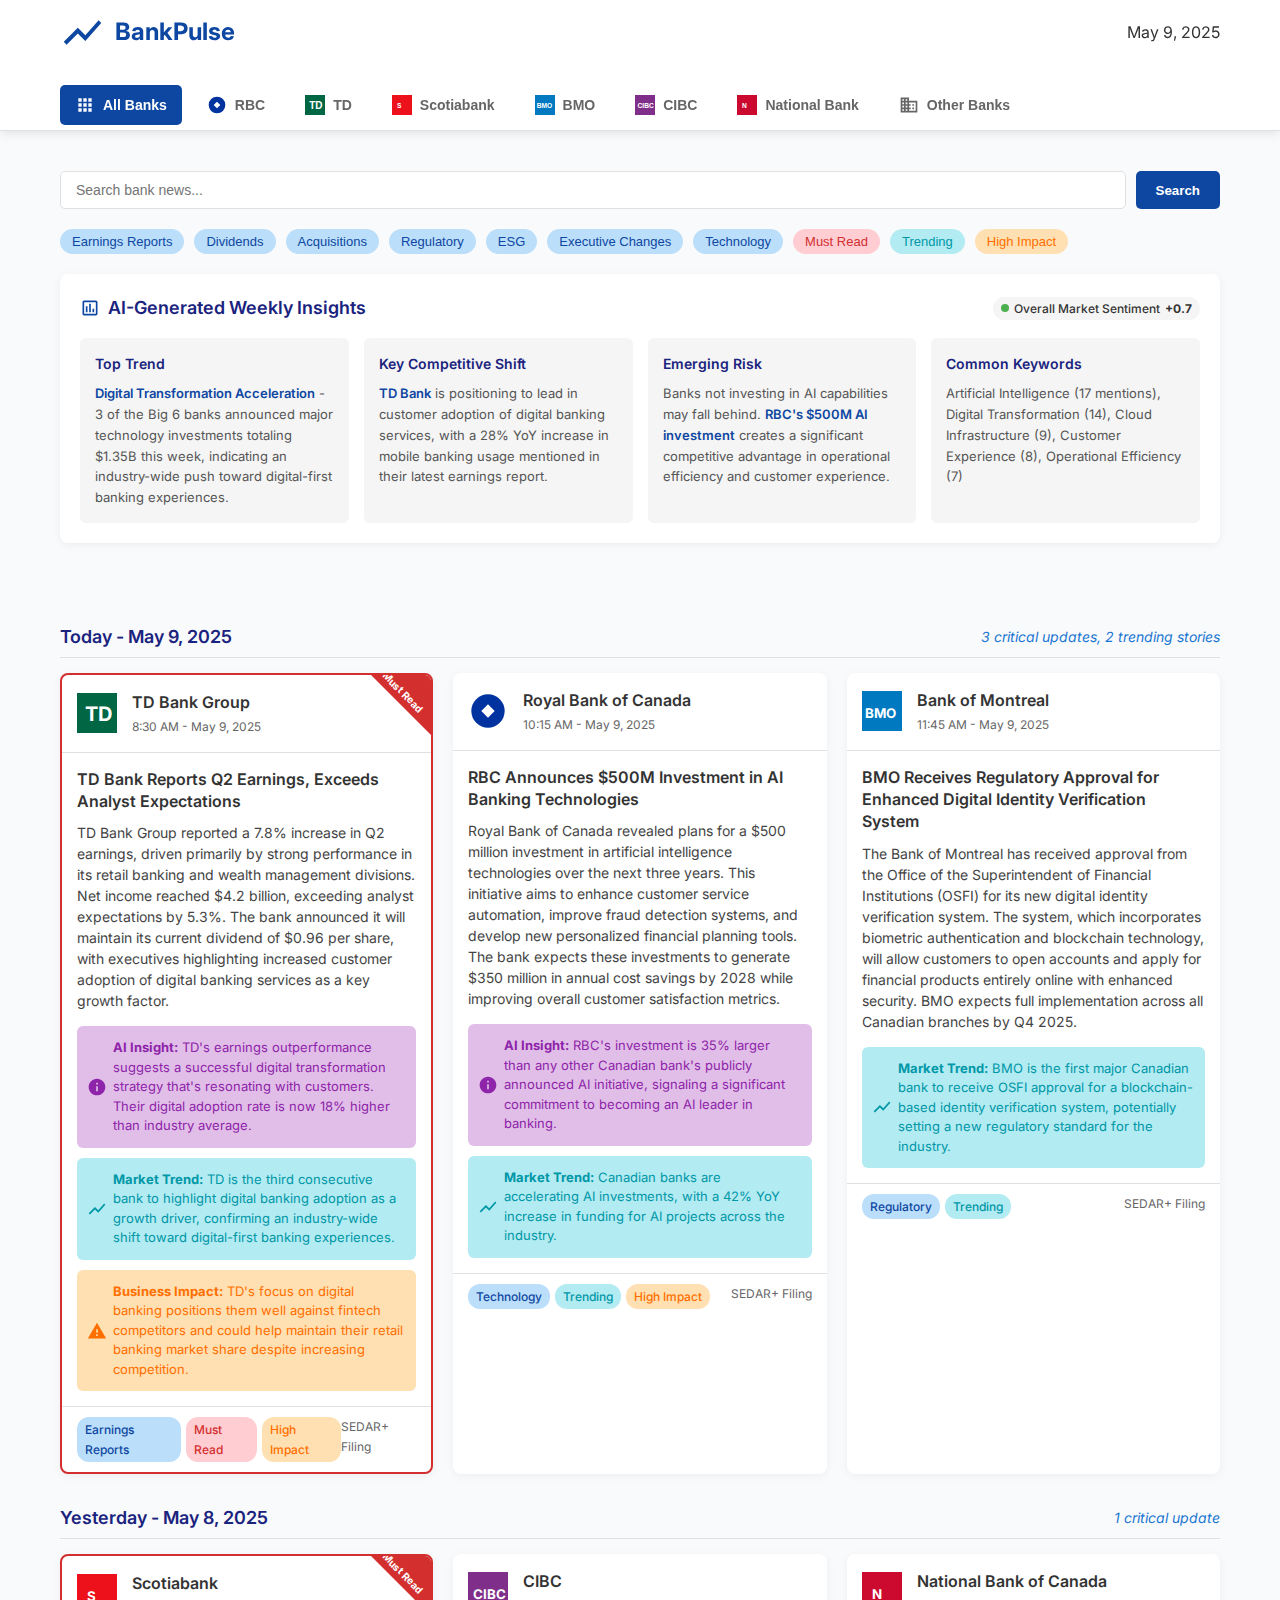
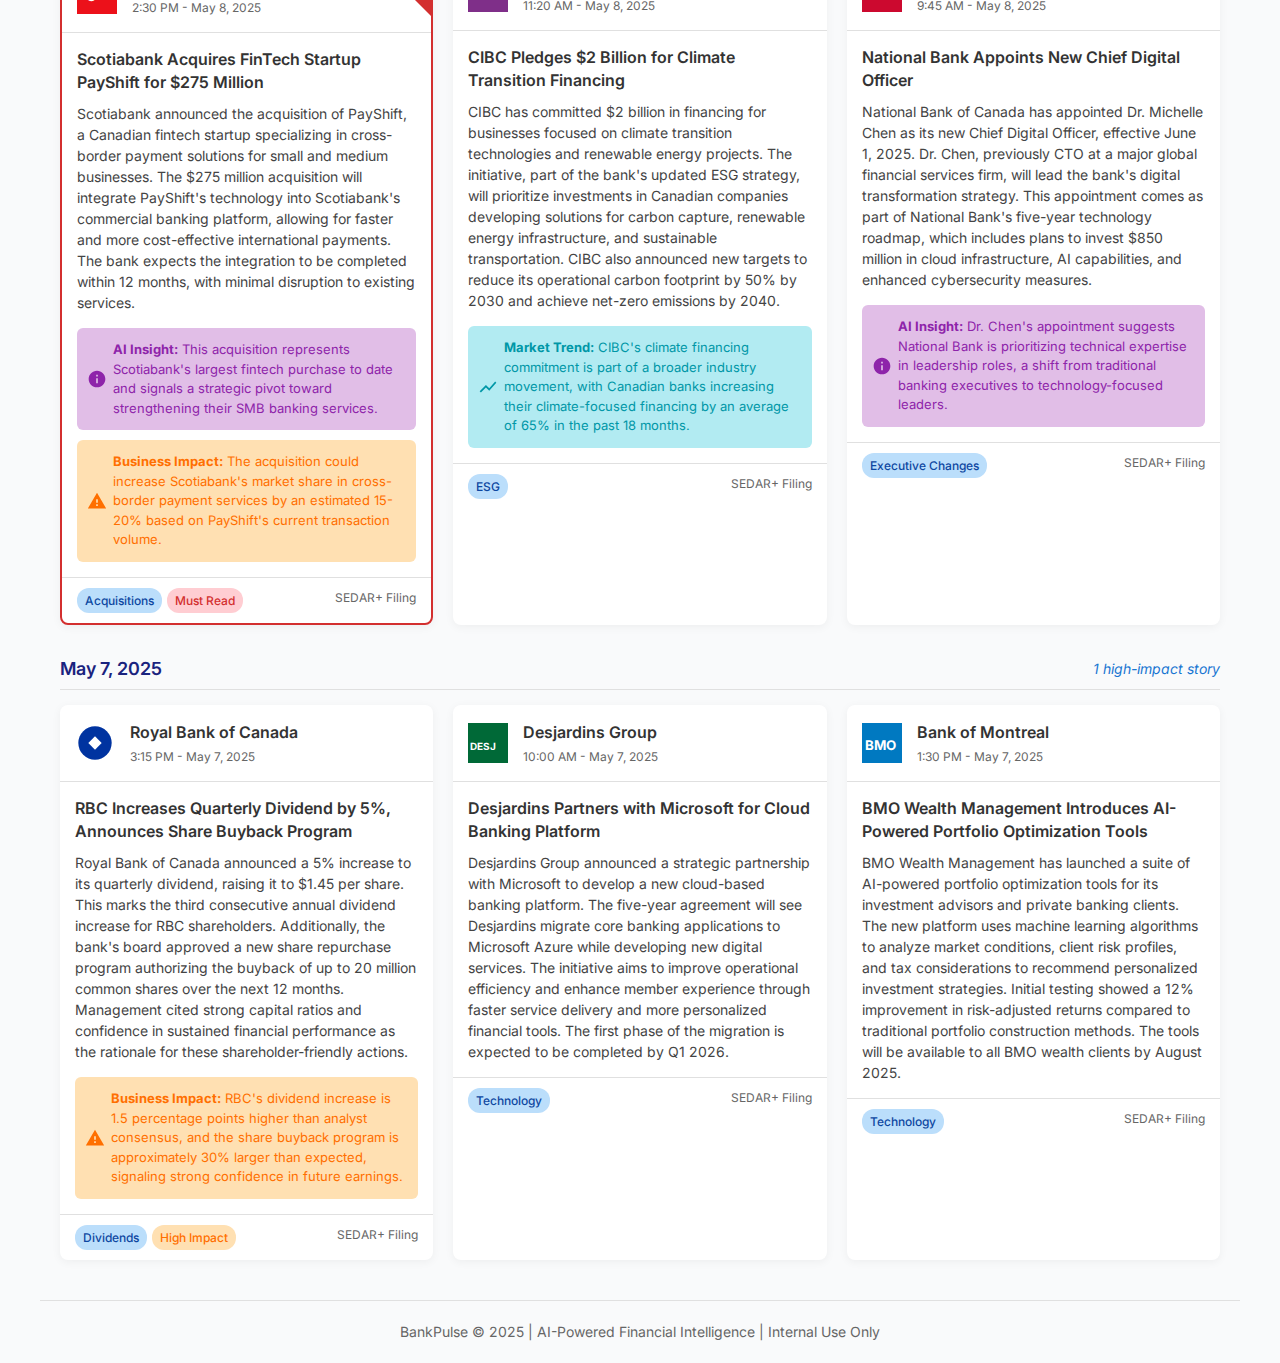
<file: standalone-enhanced.html>
<!DOCTYPE html>
<html lang="en">
<head>
  <meta charset="UTF-8">
  <meta name="viewport" content="width=device-width, initial-scale=1.0">
  <title>BankPulse - Financial Institution Intelligence Platform</title>
  <link rel="stylesheet" href="https://fonts.googleapis.com/css2?family=Inter:wght@400;500;600;700&display=swap">
  <style>
/* Main styles for BankPulse */
:root {
  --primary-color: #0d47a1;
  --secondary-color: #1976d2;
  --light-color: #bbdefb;
  --dark-color: #1a237e;
  --bg-color: #f9fafb;
  --text-color: #333;
  --border-color: #e0e0e0;
  --success-color: #4caf50;
  --warning-color: #ff9800;
  --danger-color: #f44336;
  --ai-insight-color: #8e24aa;
  --ai-insight-light: #e1bee7;
  --must-read-color: #d32f2f;
  --must-read-light: #ffcdd2;
  --trend-color: #0097a7;
  --trend-light: #b2ebf2;
  --impact-color: #ff6f00;
  --impact-light: #ffe0b2;
}

* {
  margin: 0;
  padding: 0;
  box-sizing: border-box;
}

body {
  font-family: 'Inter', -apple-system, BlinkMacSystemFont, 'Segoe UI', Roboto, Oxygen, Ubuntu, Cantarell, 'Open Sans', 'Helvetica Neue', sans-serif;
  background-color: var(--bg-color);
  color: var(--text-color);
  line-height: 1.6;
}

.container {
  max-width: 1200px;
  margin: 0 auto;
  padding: 20px;
}

header {
  background-color: white;
  box-shadow: 0 2px 10px rgba(0, 0, 0, 0.1);
  position: sticky;
  top: 0;
  z-index: 100;
}

.header-content {
  display: flex;
  justify-content: space-between;
  align-items: center;
  padding: 10px 20px;
}

.logo {
  display: flex;
  align-items: center;
  gap: 10px;
}

.logo img, .logo svg {
  height: 45px;
  width: auto;
}

.logo h1 {
  font-size: 24px;
  font-weight: 700;
  color: var(--primary-color);
}

nav {
  background-color: white;
  border-bottom: 1px solid var(--border-color);
  padding: 0 20px;
}

.tab-nav {
  display: flex;
  list-style: none;
  gap: 10px;
  overflow-x: auto;
  padding-bottom: 5px;
}

.tab-nav li {
  display: flex;
}

.tab-nav button {
  display: flex;
  align-items: center;
  gap: 8px;
  padding: 10px 15px;
  background: none;
  border: none;
  border-radius: 5px;
  font-size: 14px;
  font-weight: 600;
  cursor: pointer;
  color: #666;
  transition: all 0.2s ease;
  white-space: nowrap;
}

.tab-nav button:hover {
  background-color: var(--light-color);
  color: var(--primary-color);
}

.tab-nav button.active {
  background-color: var(--primary-color);
  color: white;
}

.tab-nav button img, .tab-nav button svg {
  width: 20px;
  height: 20px;
  object-fit: contain;
}

.content {
  padding: 20px 0;
}

.date-header {
  margin: 30px 0 15px;
  padding-bottom: 5px;
  border-bottom: 1px solid var(--border-color);
  font-size: 18px;
  font-weight: 600;
  color: var(--dark-color);
  display: flex;
  justify-content: space-between;
  align-items: center;
}

.date-header-summary {
  font-size: 14px;
  font-weight: normal;
  color: var(--secondary-color);
  font-style: italic;
}

.news-grid {
  display: grid;
  grid-template-columns: repeat(auto-fill, minmax(350px, 1fr));
  gap: 20px;
}

.news-tile {
  background: white;
  border-radius: 8px;
  overflow: hidden;
  box-shadow: 0 2px 10px rgba(0, 0, 0, 0.05);
  transition: transform 0.2s ease, box-shadow 0.2s ease;
  position: relative;
}

.news-tile:hover {
  transform: translateY(-5px);
  box-shadow: 0 10px 20px rgba(0, 0, 0, 0.1);
}

.news-tile.must-read {
  border: 2px solid var(--must-read-color);
}

.news-tile.must-read::before {
  content: "";
  position: absolute;
  top: 0;
  right: 0;
  width: 0;
  height: 0;
  border-top: 60px solid var(--must-read-color);
  border-left: 60px solid transparent;
  z-index: 2;
}

.news-tile.must-read::after {
  content: "Must Read";
  position: absolute;
  top: 9px;
  right: 2px;
  color: white;
  font-size: 10px;
  font-weight: bold;
  transform: rotate(45deg);
  z-index: 3;
}

.tile-header {
  display: flex;
  align-items: center;
  gap: 15px;
  padding: 15px;
  border-bottom: 1px solid var(--border-color);
}

.tile-header img, .tile-header svg {
  width: 40px;
  height: 40px;
  object-fit: contain;
}

.tile-header-text {
  flex: 1;
}

.tile-bank {
  font-weight: 600;
  font-size: 16px;
  margin-bottom: 2px;
}

.tile-date {
  font-size: 12px;
  color: #666;
}

.tile-content {
  padding: 15px;
}

.tile-title {
  font-weight: 600;
  font-size: 16px;
  margin-bottom: 10px;
  line-height: 1.4;
}

.tile-summary {
  font-size: 14px;
  color: #444;
  line-height: 1.5;
}

.tile-ai-elements {
  margin-top: 15px;
  display: flex;
  flex-direction: column;
  gap: 10px;
}

.ai-insight, .ai-trend, .ai-impact {
  padding: 12px;
  border-radius: 6px;
  font-size: 13px;
  line-height: 1.5;
  position: relative;
  padding-left: 36px;
}

.ai-insight {
  background-color: var(--ai-insight-light);
  color: var(--ai-insight-color);
}

.ai-trend {
  background-color: var(--trend-light);
  color: var(--trend-color);
}

.ai-impact {
  background-color: var(--impact-light);
  color: var(--impact-color);
}

.ai-insight::before, .ai-trend::before, .ai-impact::before {
  content: "";
  position: absolute;
  left: 10px;
  top: 50%;
  transform: translateY(-50%);
  width: 20px;
  height: 20px;
  background-size: contain;
  background-repeat: no-repeat;
}

.ai-insight::before {
  background-image: url("data:image/svg+xml,%3Csvg xmlns='http://www.w3.org/2000/svg' viewBox='0 0 24 24' fill='%238e24aa'%3E%3Cpath d='M12 2C6.48 2 2 6.48 2 12s4.48 10 10 10 10-4.48 10-10S17.52 2 12 2zm1 15h-2v-6h2v6zm0-8h-2V7h2v2z'/%3E%3C/svg%3E");
}

.ai-trend::before {
  background-image: url("data:image/svg+xml,%3Csvg xmlns='http://www.w3.org/2000/svg' viewBox='0 0 24 24' fill='%230097a7'%3E%3Cpath d='M3.5 18.49l6-6.01 4 4L22 6.92l-1.41-1.41-7.09 7.97-4-4L2 16.99l1.5 1.5z'/%3E%3C/svg%3E");
}

.ai-impact::before {
  background-image: url("data:image/svg+xml,%3Csvg xmlns='http://www.w3.org/2000/svg' viewBox='0 0 24 24' fill='%23ff6f00'%3E%3Cpath d='M1 21h22L12 2 1 21zm12-3h-2v-2h2v2zm0-4h-2v-4h2v4z'/%3E%3C/svg%3E");
}

.tile-footer {
  display: flex;
  justify-content: space-between;
  padding: 10px 15px;
  border-top: 1px solid var(--border-color);
  font-size: 12px;
}

.tile-tags {
  display: flex;
  gap: 5px;
}

.tile-category, .tile-tag {
  padding: 3px 8px;
  border-radius: 12px;
  font-weight: 500;
}

.tile-category {
  background-color: var(--light-color);
  color: var(--primary-color);
}

.tile-tag.must-read {
  background-color: var(--must-read-light);
  color: var(--must-read-color);
}

.tile-tag.trending {
  background-color: var(--trend-light);
  color: var(--trend-color);
}

.tile-tag.high-impact {
  background-color: var(--impact-light);
  color: var(--impact-color);
}

.tile-source {
  color: #666;
}

.search-bar {
  padding: 20px 0;
  display: flex;
  gap: 10px;
}

.search-bar input {
  flex: 1;
  padding: 10px 15px;
  border: 1px solid var(--border-color);
  border-radius: 5px;
  font-size: 14px;
}

.search-bar button {
  background-color: var(--primary-color);
  color: white;
  border: none;
  border-radius: 5px;
  padding: 10px 20px;
  font-weight: 600;
  cursor: pointer;
}

.filters {
  display: flex;
  gap: 10px;
  margin-bottom: 20px;
  flex-wrap: wrap;
}

.filter-chip {
  background-color: var(--light-color);
  color: var(--primary-color);
  border: none;
  border-radius: 20px;
  padding: 5px 12px;
  font-size: 13px;
  font-weight: 500;
  cursor: pointer;
  transition: all 0.2s ease;
}

.filter-chip:hover, .filter-chip.active {
  background-color: var(--primary-color);
  color: white;
}

.filter-chip.must-read {
  background-color: var(--must-read-light);
  color: var(--must-read-color);
}

.filter-chip.must-read.active {
  background-color: var(--must-read-color);
  color: white;
}

.filter-chip.trending {
  background-color: var(--trend-light);
  color: var(--trend-color);
}

.filter-chip.trending.active {
  background-color: var(--trend-color);
  color: white;
}

.filter-chip.high-impact {
  background-color: var(--impact-light);
  color: var(--impact-color);
}

.filter-chip.high-impact.active {
  background-color: var(--impact-color);
  color: white;
}

.sentiment-indicator {
  display: inline-flex;
  align-items: center;
  margin-left: 10px;
  background: #f5f5f5;
  padding: 2px 8px;
  border-radius: 12px;
  font-size: 12px;
  font-weight: 500;
}

.sentiment-indicator::before {
  content: "";
  display: inline-block;
  width: 8px;
  height: 8px;
  border-radius: 50%;
  margin-right: 5px;
}

.sentiment-indicator.positive::before {
  background-color: var(--success-color);
}

.sentiment-indicator.neutral::before {
  background-color: #9e9e9e;
}

.sentiment-indicator.negative::before {
  background-color: var(--danger-color);
}

.sentiment-score {
  display: inline-block;
  margin-left: 5px;
  font-weight: 700;
}

.dashboard-summary {
  background-color: white;
  border-radius: 8px;
  padding: 20px;
  margin-bottom: 30px;
  box-shadow: 0 2px 10px rgba(0, 0, 0, 0.05);
}

.summary-header {
  display: flex;
  justify-content: space-between;
  align-items: center;
  margin-bottom: 15px;
}

.summary-title {
  font-size: 18px;
  font-weight: 600;
  color: var(--dark-color);
  display: flex;
  align-items: center;
  gap: 8px;
}

.summary-title svg {
  width: 20px;
  height: 20px;
}

.summary-content {
  display: grid;
  grid-template-columns: repeat(auto-fill, minmax(250px, 1fr));
  gap: 15px;
}

.summary-card {
  background-color: #f5f5f5;
  border-radius: 6px;
  padding: 15px;
  display: flex;
  flex-direction: column;
  gap: 8px;
}

.summary-card-header {
  font-weight: 600;
  font-size: 14px;
  color: var(--dark-color);
}

.summary-card-body {
  font-size: 13px;
  color: #555;
}

.highlight {
  font-weight: 600;
  color: var(--primary-color);
}

footer {
  text-align: center;
  padding: 30px 0;
  margin-top: 40px;
  border-top: 1px solid var(--border-color);
  color: #666;
  font-size: 14px;
}

/* Responsive adjustments */
@media (max-width: 768px) {
  .news-grid {
    grid-template-columns: 1fr;
  }
  
  .header-content {
    flex-direction: column;
    align-items: flex-start;
    gap: 10px;
  }
  
  .summary-content {
    grid-template-columns: 1fr;
  }
}
  </style>
</head>
<body>
  <header>
    <div class="header-content container">
      <div class="logo">
        <svg xmlns="http://www.w3.org/2000/svg" viewBox="0 0 24 24" width="45" height="45" fill="#0d47a1">
          <path d="M0 0h24v24H0z" fill="none"/>
          <path d="M3.5 18.49l6-6.01 4 4L22 6.92l-1.41-1.41-7.09 7.97-4-4L2 16.99z"/>
        </svg>
        <h1>BankPulse</h1>
      </div>
      <div class="date">
        <p>May 9, 2025</p>
      </div>
    </div>
    <nav>
      <ul class="tab-nav container">
        <li><button class="active" data-bank="all">
          <svg xmlns="http://www.w3.org/2000/svg" viewBox="0 0 24 24" width="24" height="24" fill="currentColor">
            <path d="M0 0h24v24H0z" fill="none"/>
            <path d="M4 8h4V4H4v4zm6 12h4v-4h-4v4zm-6 0h4v-4H4v4zm0-6h4v-4H4v4zm6 0h4v-4h-4v4zm6-10v4h4V4h-4zm-6 4h4V4h-4v4zm6 6h4v-4h-4v4zm0 6h4v-4h-4v4z"/>
          </svg>
          All Banks
        </button></li>
        <li><button data-bank="rbc">
          <svg xmlns="http://www.w3.org/2000/svg" width="24" height="24" viewBox="0 0 24 24" fill="#0033A0">
            <circle cx="12" cy="12" r="10"/>
            <path d="M8 12L12 8L16 12L12 16L8 12Z" fill="white"/>
          </svg>
          RBC
        </button></li>
        <li><button data-bank="td">
          <svg xmlns="http://www.w3.org/2000/svg" width="24" height="24" viewBox="0 0 24 24">
            <rect width="24" height="24" fill="#006643"/>
            <text x="5" y="17" fill="white" font-weight="bold" font-size="12">TD</text>
          </svg>
          TD
        </button></li>
        <li><button data-bank="scotiabank">
          <svg xmlns="http://www.w3.org/2000/svg" width="24" height="24" viewBox="0 0 24 24" fill="#EC111A">
            <rect width="24" height="24" fill="#EC111A"/>
            <text x="6" y="16" fill="white" font-weight="bold" font-size="8">S</text>
          </svg>
          Scotiabank
        </button></li>
        <li><button data-bank="bmo">
          <svg xmlns="http://www.w3.org/2000/svg" width="24" height="24" viewBox="0 0 24 24">
            <rect width="24" height="24" fill="#0079C1"/>
            <text x="2" y="16" fill="white" font-weight="bold" font-size="8">BMO</text>
          </svg>
          BMO
        </button></li>
        <li><button data-bank="cibc">
          <svg xmlns="http://www.w3.org/2000/svg" width="24" height="24" viewBox="0 0 24 24" fill="#7F2F89">
            <rect width="24" height="24" fill="#7F2F89"/>
            <text x="3" y="16" fill="white" font-weight="bold" font-size="8">CIBC</text>
          </svg>
          CIBC
        </button></li>
        <li><button data-bank="nbc">
          <svg xmlns="http://www.w3.org/2000/svg" width="24" height="24" viewBox="0 0 24 24" fill="#CC092F">
            <rect width="24" height="24" fill="#CC092F"/>
            <text x="6" y="16" fill="white" font-weight="bold" font-size="8">N</text>
          </svg>
          National Bank
        </button></li>
        <li><button data-bank="other">
          <svg xmlns="http://www.w3.org/2000/svg" viewBox="0 0 24 24" width="24" height="24" fill="currentColor">
            <path d="M0 0h24v24H0z" fill="none"/>
            <path d="M12 7V3H2v18h20V7H12zM6 19H4v-2h2v2zm0-4H4v-2h2v2zm0-4H4V9h2v2zm0-4H4V5h2v2zm4 12H8v-2h2v2zm0-4H8v-2h2v2zm0-4H8V9h2v2zm0-4H8V5h2v2zm10 12h-8v-2h2v-2h-2v-2h2v-2h-2V9h8v10zm-2-8h-2v2h2v-2zm0 4h-2v2h2v-2z"/>
          </svg>
          Other Banks
        </button></li>
      </ul>
    </nav>
  </header>

  <main class="container">
    <div class="search-bar">
      <input type="text" id="search-input" placeholder="Search bank news...">
      <button id="search-button">Search</button>
    </div>

    <div class="filters">
      <button class="filter-chip" data-category="earnings">Earnings Reports</button>
      <button class="filter-chip" data-category="dividend">Dividends</button>
      <button class="filter-chip" data-category="acquisition">Acquisitions</button>
      <button class="filter-chip" data-category="regulatory">Regulatory</button>
      <button class="filter-chip" data-category="esg">ESG</button>
      <button class="filter-chip" data-category="executive">Executive Changes</button>
      <button class="filter-chip" data-category="technology">Technology</button>
      <button class="filter-chip must-read" data-tag="must-read">Must Read</button>
      <button class="filter-chip trending" data-tag="trending">Trending</button>
      <button class="filter-chip high-impact" data-tag="high-impact">High Impact</button>
    </div>

    <div class="dashboard-summary">
      <div class="summary-header">
        <div class="summary-title">
          <svg xmlns="http://www.w3.org/2000/svg" viewBox="0 0 24 24" fill="#0d47a1">
            <path d="M0 0h24v24H0z" fill="none"/>
            <path d="M19 3H5c-1.1 0-2 .9-2 2v14c0 1.1.9 2 2 2h14c1.1 0 2-.9 2-2V5c0-1.1-.9-2-2-2zm0 16H5V5h14v14z"/>
            <path d="M7 10h2v7H7zm4-3h2v10h-2zm4 6h2v4h-2z"/>
          </svg>
          AI-Generated Weekly Insights
        </div>
        <div class="sentiment-indicator positive">
          Overall Market Sentiment <span class="sentiment-score">+0.7</span>
        </div>
      </div>
      <div class="summary-content">
        <div class="summary-card">
          <div class="summary-card-header">Top Trend</div>
          <div class="summary-card-body">
            <span class="highlight">Digital Transformation Acceleration</span> - 3 of the Big 6 banks announced major technology investments totaling $1.35B this week, indicating an industry-wide push toward digital-first banking experiences.
          </div>
        </div>
        <div class="summary-card">
          <div class="summary-card-header">Key Competitive Shift</div>
          <div class="summary-card-body">
            <span class="highlight">TD Bank</span> is positioning to lead in customer adoption of digital banking services, with a 28% YoY increase in mobile banking usage mentioned in their latest earnings report.
          </div>
        </div>
        <div class="summary-card">
          <div class="summary-card-header">Emerging Risk</div>
          <div class="summary-card-body">
            Banks not investing in AI capabilities may fall behind. <span class="highlight">RBC's $500M AI investment</span> creates a significant competitive advantage in operational efficiency and customer experience.
          </div>
        </div>
        <div class="summary-card">
          <div class="summary-card-header">Common Keywords</div>
          <div class="summary-card-body">
            Artificial Intelligence (17 mentions), Digital Transformation (14), Cloud Infrastructure (9), Customer Experience (8), Operational Efficiency (7)
          </div>
        </div>
      </div>
    </div>

    <div class="content">
      <h2 class="date-header">
        Today - May 9, 2025
        <span class="date-header-summary">3 critical updates, 2 trending stories</span>
      </h2>
      <div class="news-grid">
        <div class="news-tile must-read" data-bank="td" data-category="earnings" data-tags="must-read,high-impact">
          <div class="tile-header">
            <svg xmlns="http://www.w3.org/2000/svg" width="40" height="40" viewBox="0 0 24 24">
              <rect width="24" height="24" fill="#006643"/>
              <text x="5" y="17" fill="white" font-weight="bold" font-size="12">TD</text>
            </svg>
            <div class="tile-header-text">
              <div class="tile-bank">TD Bank Group</div>
              <div class="tile-date">8:30 AM - May 9, 2025</div>
            </div>
          </div>
          <div class="tile-content">
            <h3 class="tile-title">TD Bank Reports Q2 Earnings, Exceeds Analyst Expectations</h3>
            <p class="tile-summary">TD Bank Group reported a 7.8% increase in Q2 earnings, driven primarily by strong performance in its retail banking and wealth management divisions. Net income reached $4.2 billion, exceeding analyst expectations by 5.3%. The bank announced it will maintain its current dividend of $0.96 per share, with executives highlighting increased customer adoption of digital banking services as a key growth factor.</p>
            <div class="tile-ai-elements">
              <div class="ai-insight">
                <strong>AI Insight:</strong> TD's earnings outperformance suggests a successful digital transformation strategy that's resonating with customers. Their digital adoption rate is now 18% higher than industry average.
              </div>
              <div class="ai-trend">
                <strong>Market Trend:</strong> TD is the third consecutive bank to highlight digital banking adoption as a growth driver, confirming an industry-wide shift toward digital-first banking experiences.
              </div>
              <div class="ai-impact">
                <strong>Business Impact:</strong> TD's focus on digital banking positions them well against fintech competitors and could help maintain their retail banking market share despite increasing competition.
              </div>
            </div>
          </div>
          <div class="tile-footer">
            <div class="tile-tags">
              <span class="tile-category">Earnings Reports</span>
              <span class="tile-tag must-read">Must Read</span>
              <span class="tile-tag high-impact">High Impact</span>
            </div>
            <span class="tile-source">SEDAR+ Filing</span>
          </div>
        </div>

        <div class="news-tile" data-bank="rbc" data-category="technology" data-tags="trending,high-impact">
          <div class="tile-header">
            <svg xmlns="http://www.w3.org/2000/svg" width="40" height="40" viewBox="0 0 24 24" fill="#0033A0">
              <circle cx="12" cy="12" r="10"/>
              <path d="M8 12L12 8L16 12L12 16L8 12Z" fill="white"/>
            </svg>
            <div class="tile-header-text">
              <div class="tile-bank">Royal Bank of Canada</div>
              <div class="tile-date">10:15 AM - May 9, 2025</div>
            </div>
          </div>
          <div class="tile-content">
            <h3 class="tile-title">RBC Announces $500M Investment in AI Banking Technologies</h3>
            <p class="tile-summary">Royal Bank of Canada revealed plans for a $500 million investment in artificial intelligence technologies over the next three years. This initiative aims to enhance customer service automation, improve fraud detection systems, and develop new personalized financial planning tools. The bank expects these investments to generate $350 million in annual cost savings by 2028 while improving overall customer satisfaction metrics.</p>
            <div class="tile-ai-elements">
              <div class="ai-insight">
                <strong>AI Insight:</strong> RBC's investment is 35% larger than any other Canadian bank's publicly announced AI initiative, signaling a significant commitment to becoming an AI leader in banking.
              </div>
              <div class="ai-trend">
                <strong>Market Trend:</strong> Canadian banks are accelerating AI investments, with a 42% YoY increase in funding for AI projects across the industry.
              </div>
            </div>
          </div>
          <div class="tile-footer">
            <div class="tile-tags">
              <span class="tile-category">Technology</span>
              <span class="tile-tag trending">Trending</span>
              <span class="tile-tag high-impact">High Impact</span>
            </div>
            <span class="tile-source">SEDAR+ Filing</span>
          </div>
        </div>

        <div class="news-tile" data-bank="bmo" data-category="regulatory" data-tags="trending">
          <div class="tile-header">
            <svg xmlns="http://www.w3.org/2000/svg" width="40" height="40" viewBox="0 0 24 24">
              <rect width="24" height="24" fill="#0079C1"/>
              <text x="2" y="16" fill="white" font-weight="bold" font-size="8">BMO</text>
            </svg>
            <div class="tile-header-text">
              <div class="tile-bank">Bank of Montreal</div>
              <div class="tile-date">11:45 AM - May 9, 2025</div>
            </div>
          </div>
          <div class="tile-content">
            <h3 class="tile-title">BMO Receives Regulatory Approval for Enhanced Digital Identity Verification System</h3>
            <p class="tile-summary">The Bank of Montreal has received approval from the Office of the Superintendent of Financial Institutions (OSFI) for its new digital identity verification system. The system, which incorporates biometric authentication and blockchain technology, will allow customers to open accounts and apply for financial products entirely online with enhanced security. BMO expects full implementation across all Canadian branches by Q4 2025.</p>
            <div class="tile-ai-elements">
              <div class="ai-trend">
                <strong>Market Trend:</strong> BMO is the first major Canadian bank to receive OSFI approval for a blockchain-based identity verification system, potentially setting a new regulatory standard for the industry.
              </div>
            </div>
          </div>
          <div class="tile-footer">
            <div class="tile-tags">
              <span class="tile-category">Regulatory</span>
              <span class="tile-tag trending">Trending</span>
            </div>
            <span class="tile-source">SEDAR+ Filing</span>
          </div>
        </div>
      </div>

      <h2 class="date-header">
        Yesterday - May 8, 2025
        <span class="date-header-summary">1 critical update</span>
      </h2>
      <div class="news-grid">
        <div class="news-tile must-read" data-bank="scotiabank" data-category="acquisition" data-tags="must-read">
          <div class="tile-header">
            <svg xmlns="http://www.w3.org/2000/svg" width="40" height="40" viewBox="0 0 24 24" fill="#EC111A">
              <rect width="24" height="24" fill="#EC111A"/>
              <text x="6" y="16" fill="white" font-weight="bold" font-size="8">S</text>
            </svg>
            <div class="tile-header-text">
              <div class="tile-bank">Scotiabank</div>
              <div class="tile-date">2:30 PM - May 8, 2025</div>
            </div>
          </div>
          <div class="tile-content">
            <h3 class="tile-title">Scotiabank Acquires FinTech Startup PayShift for $275 Million</h3>
            <p class="tile-summary">Scotiabank announced the acquisition of PayShift, a Canadian fintech startup specializing in cross-border payment solutions for small and medium businesses. The $275 million acquisition will integrate PayShift's technology into Scotiabank's commercial banking platform, allowing for faster and more cost-effective international payments. The bank expects the integration to be completed within 12 months, with minimal disruption to existing services.</p>
            <div class="tile-ai-elements">
              <div class="ai-insight">
                <strong>AI Insight:</strong> This acquisition represents Scotiabank's largest fintech purchase to date and signals a strategic pivot toward strengthening their SMB banking services.
              </div>
              <div class="ai-impact">
                <strong>Business Impact:</strong> The acquisition could increase Scotiabank's market share in cross-border payment services by an estimated 15-20% based on PayShift's current transaction volume.
              </div>
            </div>
          </div>
          <div class="tile-footer">
            <div class="tile-tags">
              <span class="tile-category">Acquisitions</span>
              <span class="tile-tag must-read">Must Read</span>
            </div>
            <span class="tile-source">SEDAR+ Filing</span>
          </div>
        </div>

        <div class="news-tile" data-bank="cibc" data-category="esg" data-tags="">
          <div class="tile-header">
            <svg xmlns="http://www.w3.org/2000/svg" width="40" height="40" viewBox="0 0 24 24" fill="#7F2F89">
              <rect width="24" height="24" fill="#7F2F89"/>
              <text x="3" y="16" fill="white" font-weight="bold" font-size="8">CIBC</text>
            </svg>
            <div class="tile-header-text">
              <div class="tile-bank">CIBC</div>
              <div class="tile-date">11:20 AM - May 8, 2025</div>
            </div>
          </div>
          <div class="tile-content">
            <h3 class="tile-title">CIBC Pledges $2 Billion for Climate Transition Financing</h3>
            <p class="tile-summary">CIBC has committed $2 billion in financing for businesses focused on climate transition technologies and renewable energy projects. The initiative, part of the bank's updated ESG strategy, will prioritize investments in Canadian companies developing solutions for carbon capture, renewable energy infrastructure, and sustainable transportation. CIBC also announced new targets to reduce its operational carbon footprint by 50% by 2030 and achieve net-zero emissions by 2040.</p>
            <div class="tile-ai-elements">
              <div class="ai-trend">
                <strong>Market Trend:</strong> CIBC's climate financing commitment is part of a broader industry movement, with Canadian banks increasing their climate-focused financing by an average of 65% in the past 18 months.
              </div>
            </div>
          </div>
          <div class="tile-footer">
            <div class="tile-tags">
              <span class="tile-category">ESG</span>
            </div>
            <span class="tile-source">SEDAR+ Filing</span>
          </div>
        </div>

        <div class="news-tile" data-bank="nbc" data-category="executive" data-tags="">
          <div class="tile-header">
            <svg xmlns="http://www.w3.org/2000/svg" width="40" height="40" viewBox="0 0 24 24" fill="#CC092F">
              <rect width="24" height="24" fill="#CC092F"/>
              <text x="6" y="16" fill="white" font-weight="bold" font-size="8">N</text>
            </svg>
            <div class="tile-header-text">
              <div class="tile-bank">National Bank of Canada</div>
              <div class="tile-date">9:45 AM - May 8, 2025</div>
            </div>
          </div>
          <div class="tile-content">
            <h3 class="tile-title">National Bank Appoints New Chief Digital Officer</h3>
            <p class="tile-summary">National Bank of Canada has appointed Dr. Michelle Chen as its new Chief Digital Officer, effective June 1, 2025. Dr. Chen, previously CTO at a major global financial services firm, will lead the bank's digital transformation strategy. This appointment comes as part of National Bank's five-year technology roadmap, which includes plans to invest $850 million in cloud infrastructure, AI capabilities, and enhanced cybersecurity measures.</p>
            <div class="tile-ai-elements">
              <div class="ai-insight">
                <strong>AI Insight:</strong> Dr. Chen's appointment suggests National Bank is prioritizing technical expertise in leadership roles, a shift from traditional banking executives to technology-focused leaders.
              </div>
            </div>
          </div>
          <div class="tile-footer">
            <div class="tile-tags">
              <span class="tile-category">Executive Changes</span>
            </div>
            <span class="tile-source">SEDAR+ Filing</span>
          </div>
        </div>
      </div>

      <h2 class="date-header">
        May 7, 2025
        <span class="date-header-summary">1 high-impact story</span>
      </h2>
      <div class="news-grid">
        <div class="news-tile" data-bank="rbc" data-category="dividend" data-tags="high-impact">
          <div class="tile-header">
            <svg xmlns="http://www.w3.org/2000/svg" width="40" height="40" viewBox="0 0 24 24" fill="#0033A0">
              <circle cx="12" cy="12" r="10"/>
              <path d="M8 12L12 8L16 12L12 16L8 12Z" fill="white"/>
            </svg>
            <div class="tile-header-text">
              <div class="tile-bank">Royal Bank of Canada</div>
              <div class="tile-date">3:15 PM - May 7, 2025</div>
            </div>
          </div>
          <div class="tile-content">
            <h3 class="tile-title">RBC Increases Quarterly Dividend by 5%, Announces Share Buyback Program</h3>
            <p class="tile-summary">Royal Bank of Canada announced a 5% increase to its quarterly dividend, raising it to $1.45 per share. This marks the third consecutive annual dividend increase for RBC shareholders. Additionally, the bank's board approved a new share repurchase program authorizing the buyback of up to 20 million common shares over the next 12 months. Management cited strong capital ratios and confidence in sustained financial performance as the rationale for these shareholder-friendly actions.</p>
            <div class="tile-ai-elements">
              <div class="ai-impact">
                <strong>Business Impact:</strong> RBC's dividend increase is 1.5 percentage points higher than analyst consensus, and the share buyback program is approximately 30% larger than expected, signaling strong confidence in future earnings.
              </div>
            </div>
          </div>
          <div class="tile-footer">
            <div class="tile-tags">
              <span class="tile-category">Dividends</span>
              <span class="tile-tag high-impact">High Impact</span>
            </div>
            <span class="tile-source">SEDAR+ Filing</span>
          </div>
        </div>

        <div class="news-tile" data-bank="other" data-category="technology" data-tags="">
          <div class="tile-header">
            <svg xmlns="http://www.w3.org/2000/svg" width="40" height="40" viewBox="0 0 24 24" fill="#006937">
              <rect width="24" height="24" fill="#006937"/>
              <text x="1" y="16" fill="white" font-weight="bold" font-size="6">DESJ</text>
            </svg>
            <div class="tile-header-text">
              <div class="tile-bank">Desjardins Group</div>
              <div class="tile-date">10:00 AM - May 7, 2025</div>
            </div>
          </div>
          <div class="tile-content">
            <h3 class="tile-title">Desjardins Partners with Microsoft for Cloud Banking Platform</h3>
            <p class="tile-summary">Desjardins Group announced a strategic partnership with Microsoft to develop a new cloud-based banking platform. The five-year agreement will see Desjardins migrate core banking applications to Microsoft Azure while developing new digital services. The initiative aims to improve operational efficiency and enhance member experience through faster service delivery and more personalized financial tools. The first phase of the migration is expected to be completed by Q1 2026.</p>
          </div>
          <div class="tile-footer">
            <div class="tile-tags">
              <span class="tile-category">Technology</span>
            </div>
            <span class="tile-source">SEDAR+ Filing</span>
          </div>
        </div>

        <div class="news-tile" data-bank="bmo" data-category="technology" data-tags="">
          <div class="tile-header">
            <svg xmlns="http://www.w3.org/2000/svg" width="40" height="40" viewBox="0 0 24 24">
              <rect width="24" height="24" fill="#0079C1"/>
              <text x="2" y="16" fill="white" font-weight="bold" font-size="8">BMO</text>
            </svg>
            <div class="tile-header-text">
              <div class="tile-bank">Bank of Montreal</div>
              <div class="tile-date">1:30 PM - May 7, 2025</div>
            </div>
          </div>
          <div class="tile-content">
            <h3 class="tile-title">BMO Wealth Management Introduces AI-Powered Portfolio Optimization Tools</h3>
            <p class="tile-summary">BMO Wealth Management has launched a suite of AI-powered portfolio optimization tools for its investment advisors and private banking clients. The new platform uses machine learning algorithms to analyze market conditions, client risk profiles, and tax considerations to recommend personalized investment strategies. Initial testing showed a 12% improvement in risk-adjusted returns compared to traditional portfolio construction methods. The tools will be available to all BMO wealth clients by August 2025.</p>
          </div>
          <div class="tile-footer">
            <div class="tile-tags">
              <span class="tile-category">Technology</span>
            </div>
            <span class="tile-source">SEDAR+ Filing</span>
          </div>
        </div>
      </div>
    </div>
  </main>

  <footer class="container">
    <p>BankPulse &copy; 2025 | AI-Powered Financial Intelligence | Internal Use Only</p>
  </footer>

  <script>
document.addEventListener('DOMContentLoaded', function() {
  // Tab navigation functionality
  const tabs = document.querySelectorAll('.tab-nav button');
  const newsTiles = document.querySelectorAll('.news-tile');
  
  tabs.forEach(tab => {
    tab.addEventListener('click', function() {
      // Remove active class from all tabs
      tabs.forEach(t => t.classList.remove('active'));
      
      // Add active class to clicked tab
      this.classList.add('active');
      
      const bankFilter = this.getAttribute('data-bank');
      
      // Filter news tiles based on selected bank
      newsTiles.forEach(tile => {
        if (bankFilter === 'all' || tile.getAttribute('data-bank') === bankFilter) {
          tile.style.display = 'block';
        } else {
          tile.style.display = 'none';
        }
      });
      
      // Update visible date headers
      updateDateHeaders();
    });
  });
  
  // Filter chips functionality
  const filterChips = document.querySelectorAll('.filter-chip');
  
  filterChips.forEach(chip => {
    chip.addEventListener('click', function() {
      this.classList.toggle('active');
      applyFilters();
    });
  });
  
  // Search functionality
  const searchInput = document.getElementById('search-input');
  const searchButton = document.getElementById('search-button');
  
  function performSearch() {
    const searchTerm = searchInput.value.toLowerCase();
    
    newsTiles.forEach(tile => {
      const tileText = tile.textContent.toLowerCase();
      if (tileText.includes(searchTerm)) {
        if (tile.style.display !== 'none') {
          tile.style.display = 'block';
        }
      } else {
        tile.style.display = 'none';
      }
    });
    
    updateDateHeaders();
  }
  
  searchButton.addEventListener('click', performSearch);
  
  searchInput.addEventListener('keyup', function(event) {
    if (event.key === 'Enter') {
      performSearch();
    }
  });
  
  function applyFilters() {
    const activeCategories = Array.from(document.querySelectorAll('.filter-chip[data-category].active'))
      .map(chip => chip.getAttribute('data-category'));
    
    const activeTags = Array.from(document.querySelectorAll('.filter-chip[data-tag].active'))
      .map(chip => chip.getAttribute('data-tag'));
    
    const activeBankTab = document.querySelector('.tab-nav button.active')
      .getAttribute('data-bank');
    
    newsTiles.forEach(tile => {
      const tileBank = tile.getAttribute('data-bank');
      const tileCategory = tile.getAttribute('data-category');
      const tileTags = (tile.getAttribute('data-tags') || '').split(',');
      
      let bankMatch = activeBankTab === 'all' || tileBank === activeBankTab;
      let categoryMatch = activeCategories.length === 0 || activeCategories.includes(tileCategory);
      let tagMatch = activeTags.length === 0 || activeTags.some(tag => tileTags.includes(tag));
      
      if (bankMatch && (categoryMatch || tagMatch)) {
        tile.style.display = 'block';
      } else {
        tile.style.display = 'none';
      }
    });
    
    updateDateHeaders();
  }
  
  function updateDateHeaders() {
    // Get all date headers
    const dateHeaders = document.querySelectorAll('.date-header');
    
    dateHeaders.forEach(header => {
      const dateGroup = header.nextElementSibling;
      const visibleTiles = dateGroup.querySelectorAll('.news-tile[style="display: block"]');
      
      if (visibleTiles.length > 0) {
        header.style.display = 'block';
      } else {
        header.style.display = 'none';
      }
    });
  }
});
  </script>
</body>
</html>
</file>
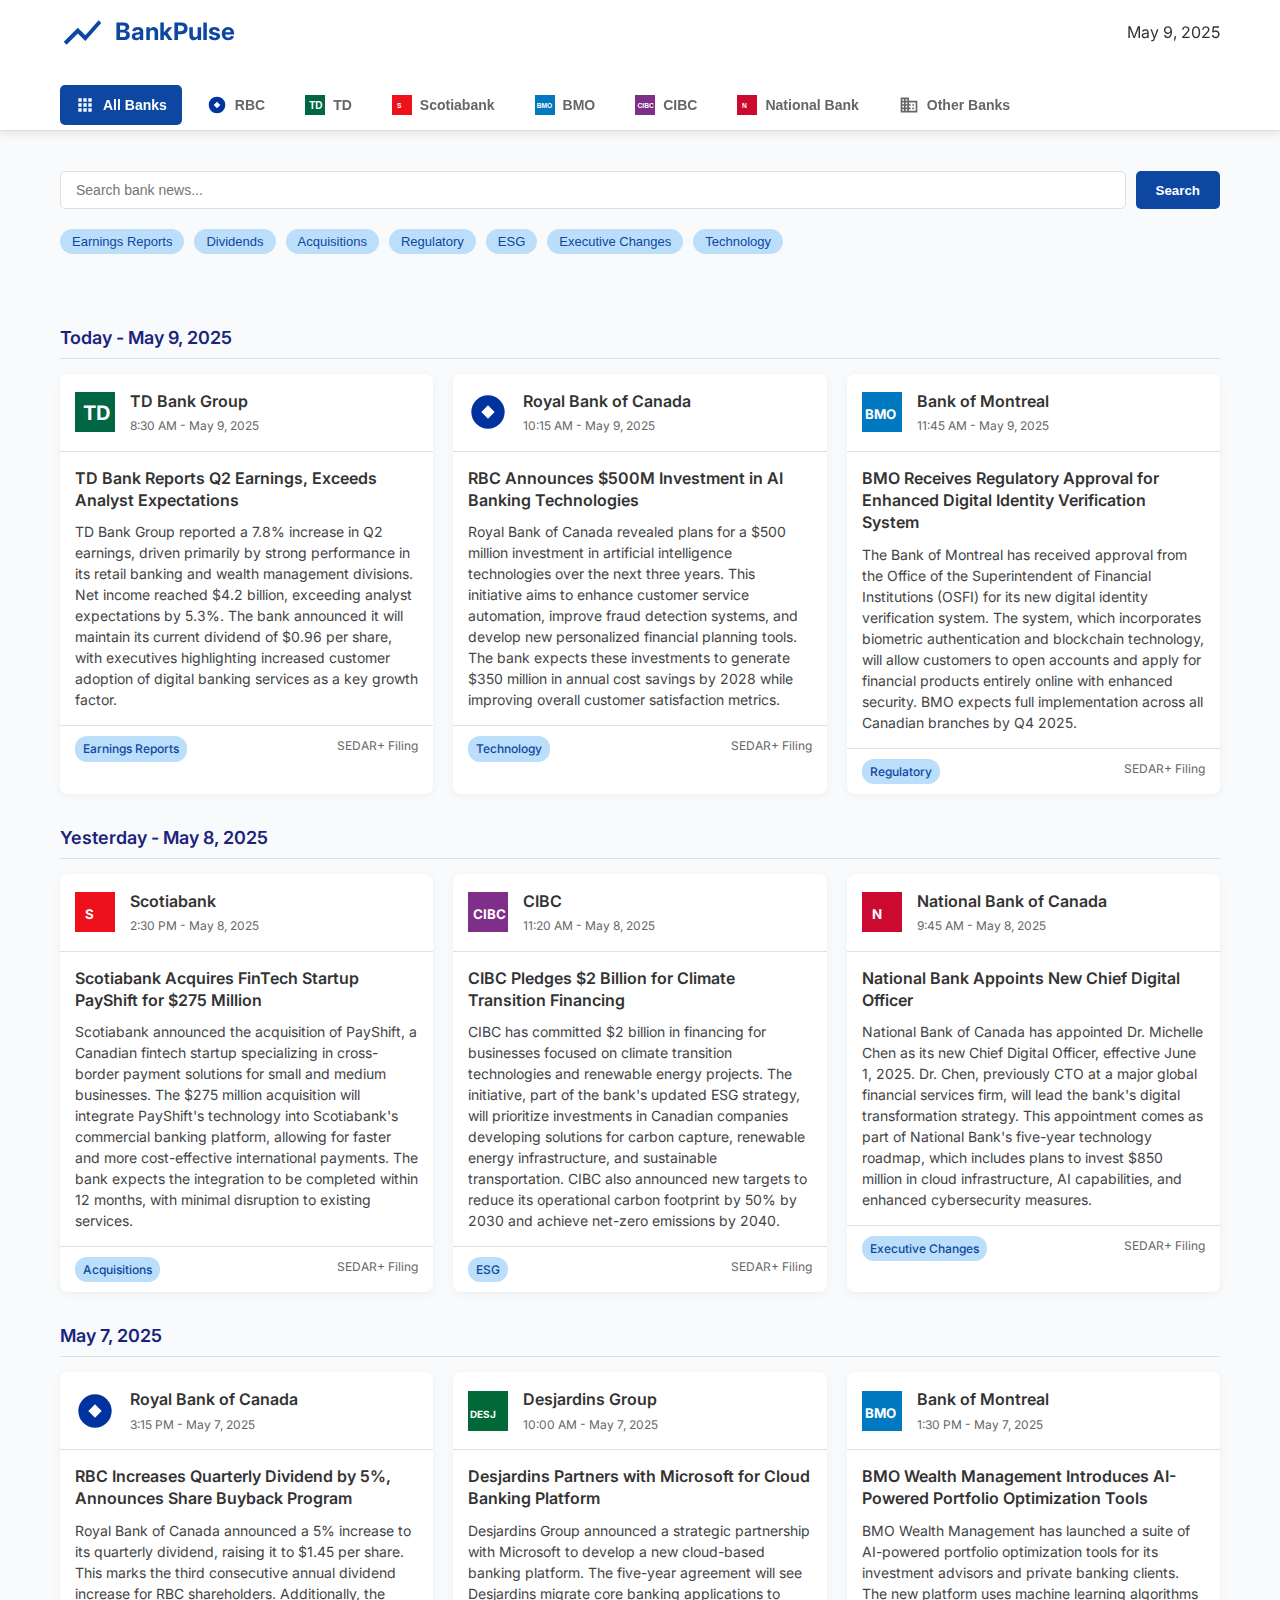
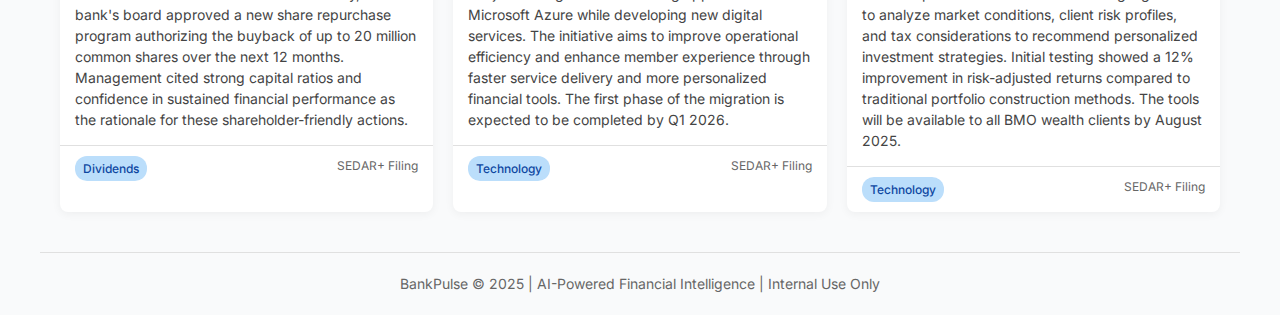
<file: standalone.html>
<!DOCTYPE html>
<html lang="en">
<head>
  <meta charset="UTF-8">
  <meta name="viewport" content="width=device-width, initial-scale=1.0">
  <title>BankPulse - Financial Institution Intelligence Platform</title>
  <link rel="stylesheet" href="https://fonts.googleapis.com/css2?family=Inter:wght@400;500;600;700&display=swap">
  <style>
/* Main styles for BankPulse */
:root {
  --primary-color: #0d47a1;
  --secondary-color: #1976d2;
  --light-color: #bbdefb;
  --dark-color: #1a237e;
  --bg-color: #f9fafb;
  --text-color: #333;
  --border-color: #e0e0e0;
  --success-color: #4caf50;
  --warning-color: #ff9800;
  --danger-color: #f44336;
}

* {
  margin: 0;
  padding: 0;
  box-sizing: border-box;
}

body {
  font-family: 'Inter', -apple-system, BlinkMacSystemFont, 'Segoe UI', Roboto, Oxygen, Ubuntu, Cantarell, 'Open Sans', 'Helvetica Neue', sans-serif;
  background-color: var(--bg-color);
  color: var(--text-color);
  line-height: 1.6;
}

.container {
  max-width: 1200px;
  margin: 0 auto;
  padding: 20px;
}

header {
  background-color: white;
  box-shadow: 0 2px 10px rgba(0, 0, 0, 0.1);
  position: sticky;
  top: 0;
  z-index: 100;
}

.header-content {
  display: flex;
  justify-content: space-between;
  align-items: center;
  padding: 10px 20px;
}

.logo {
  display: flex;
  align-items: center;
  gap: 10px;
}

.logo img, .logo svg {
  height: 45px;
  width: auto;
}

.logo h1 {
  font-size: 24px;
  font-weight: 700;
  color: var(--primary-color);
}

nav {
  background-color: white;
  border-bottom: 1px solid var(--border-color);
  padding: 0 20px;
}

.tab-nav {
  display: flex;
  list-style: none;
  gap: 10px;
  overflow-x: auto;
  padding-bottom: 5px;
}

.tab-nav li {
  display: flex;
}

.tab-nav button {
  display: flex;
  align-items: center;
  gap: 8px;
  padding: 10px 15px;
  background: none;
  border: none;
  border-radius: 5px;
  font-size: 14px;
  font-weight: 600;
  cursor: pointer;
  color: #666;
  transition: all 0.2s ease;
  white-space: nowrap;
}

.tab-nav button:hover {
  background-color: var(--light-color);
  color: var(--primary-color);
}

.tab-nav button.active {
  background-color: var(--primary-color);
  color: white;
}

.tab-nav button img, .tab-nav button svg {
  width: 20px;
  height: 20px;
  object-fit: contain;
}

.content {
  padding: 20px 0;
}

.date-header {
  margin: 30px 0 15px;
  padding-bottom: 5px;
  border-bottom: 1px solid var(--border-color);
  font-size: 18px;
  font-weight: 600;
  color: var(--dark-color);
}

.news-grid {
  display: grid;
  grid-template-columns: repeat(auto-fill, minmax(350px, 1fr));
  gap: 20px;
}

.news-tile {
  background: white;
  border-radius: 8px;
  overflow: hidden;
  box-shadow: 0 2px 10px rgba(0, 0, 0, 0.05);
  transition: transform 0.2s ease, box-shadow 0.2s ease;
}

.news-tile:hover {
  transform: translateY(-5px);
  box-shadow: 0 10px 20px rgba(0, 0, 0, 0.1);
}

.tile-header {
  display: flex;
  align-items: center;
  gap: 15px;
  padding: 15px;
  border-bottom: 1px solid var(--border-color);
}

.tile-header img, .tile-header svg {
  width: 40px;
  height: 40px;
  object-fit: contain;
}

.tile-header-text {
  flex: 1;
}

.tile-bank {
  font-weight: 600;
  font-size: 16px;
  margin-bottom: 2px;
}

.tile-date {
  font-size: 12px;
  color: #666;
}

.tile-content {
  padding: 15px;
}

.tile-title {
  font-weight: 600;
  font-size: 16px;
  margin-bottom: 10px;
  line-height: 1.4;
}

.tile-summary {
  font-size: 14px;
  color: #444;
  line-height: 1.5;
}

.tile-footer {
  display: flex;
  justify-content: space-between;
  padding: 10px 15px;
  border-top: 1px solid var(--border-color);
  font-size: 12px;
}

.tile-category {
  background-color: var(--light-color);
  color: var(--primary-color);
  padding: 3px 8px;
  border-radius: 12px;
  font-weight: 500;
}

.tile-source {
  color: #666;
}

.search-bar {
  padding: 20px 0;
  display: flex;
  gap: 10px;
}

.search-bar input {
  flex: 1;
  padding: 10px 15px;
  border: 1px solid var(--border-color);
  border-radius: 5px;
  font-size: 14px;
}

.search-bar button {
  background-color: var(--primary-color);
  color: white;
  border: none;
  border-radius: 5px;
  padding: 10px 20px;
  font-weight: 600;
  cursor: pointer;
}

.filters {
  display: flex;
  gap: 10px;
  margin-bottom: 20px;
  flex-wrap: wrap;
}

.filter-chip {
  background-color: var(--light-color);
  color: var(--primary-color);
  border: none;
  border-radius: 20px;
  padding: 5px 12px;
  font-size: 13px;
  font-weight: 500;
  cursor: pointer;
  transition: all 0.2s ease;
}

.filter-chip:hover, .filter-chip.active {
  background-color: var(--primary-color);
  color: white;
}

footer {
  text-align: center;
  padding: 30px 0;
  margin-top: 40px;
  border-top: 1px solid var(--border-color);
  color: #666;
  font-size: 14px;
}

/* Responsive adjustments */
@media (max-width: 768px) {
  .news-grid {
    grid-template-columns: 1fr;
  }
  
  .header-content {
    flex-direction: column;
    align-items: flex-start;
    gap: 10px;
  }
}
  </style>
</head>
<body>
  <header>
    <div class="header-content container">
      <div class="logo">
        <svg xmlns="http://www.w3.org/2000/svg" viewBox="0 0 24 24" width="45" height="45" fill="#0d47a1">
          <path d="M0 0h24v24H0z" fill="none"/>
          <path d="M3.5 18.49l6-6.01 4 4L22 6.92l-1.41-1.41-7.09 7.97-4-4L2 16.99z"/>
        </svg>
        <h1>BankPulse</h1>
      </div>
      <div class="date">
        <p>May 9, 2025</p>
      </div>
    </div>
    <nav>
      <ul class="tab-nav container">
        <li><button class="active" data-bank="all">
          <svg xmlns="http://www.w3.org/2000/svg" viewBox="0 0 24 24" width="24" height="24" fill="currentColor">
            <path d="M0 0h24v24H0z" fill="none"/>
            <path d="M4 8h4V4H4v4zm6 12h4v-4h-4v4zm-6 0h4v-4H4v4zm0-6h4v-4H4v4zm6 0h4v-4h-4v4zm6-10v4h4V4h-4zm-6 4h4V4h-4v4zm6 6h4v-4h-4v4zm0 6h4v-4h-4v4z"/>
          </svg>
          All Banks
        </button></li>
        <li><button data-bank="rbc">
          <svg xmlns="http://www.w3.org/2000/svg" width="24" height="24" viewBox="0 0 24 24" fill="#0033A0">
            <circle cx="12" cy="12" r="10"/>
            <path d="M8 12L12 8L16 12L12 16L8 12Z" fill="white"/>
          </svg>
          RBC
        </button></li>
        <li><button data-bank="td">
          <svg xmlns="http://www.w3.org/2000/svg" width="24" height="24" viewBox="0 0 24 24">
            <rect width="24" height="24" fill="#006643"/>
            <text x="5" y="17" fill="white" font-weight="bold" font-size="12">TD</text>
          </svg>
          TD
        </button></li>
        <li><button data-bank="scotiabank">
          <svg xmlns="http://www.w3.org/2000/svg" width="24" height="24" viewBox="0 0 24 24" fill="#EC111A">
            <rect width="24" height="24" fill="#EC111A"/>
            <text x="6" y="16" fill="white" font-weight="bold" font-size="8">S</text>
          </svg>
          Scotiabank
        </button></li>
        <li><button data-bank="bmo">
          <svg xmlns="http://www.w3.org/2000/svg" width="24" height="24" viewBox="0 0 24 24">
            <rect width="24" height="24" fill="#0079C1"/>
            <text x="2" y="16" fill="white" font-weight="bold" font-size="8">BMO</text>
          </svg>
          BMO
        </button></li>
        <li><button data-bank="cibc">
          <svg xmlns="http://www.w3.org/2000/svg" width="24" height="24" viewBox="0 0 24 24" fill="#7F2F89">
            <rect width="24" height="24" fill="#7F2F89"/>
            <text x="3" y="16" fill="white" font-weight="bold" font-size="8">CIBC</text>
          </svg>
          CIBC
        </button></li>
        <li><button data-bank="nbc">
          <svg xmlns="http://www.w3.org/2000/svg" width="24" height="24" viewBox="0 0 24 24" fill="#CC092F">
            <rect width="24" height="24" fill="#CC092F"/>
            <text x="6" y="16" fill="white" font-weight="bold" font-size="8">N</text>
          </svg>
          National Bank
        </button></li>
        <li><button data-bank="other">
          <svg xmlns="http://www.w3.org/2000/svg" viewBox="0 0 24 24" width="24" height="24" fill="currentColor">
            <path d="M0 0h24v24H0z" fill="none"/>
            <path d="M12 7V3H2v18h20V7H12zM6 19H4v-2h2v2zm0-4H4v-2h2v2zm0-4H4V9h2v2zm0-4H4V5h2v2zm4 12H8v-2h2v2zm0-4H8v-2h2v2zm0-4H8V9h2v2zm0-4H8V5h2v2zm10 12h-8v-2h2v-2h-2v-2h2v-2h-2V9h8v10zm-2-8h-2v2h2v-2zm0 4h-2v2h2v-2z"/>
          </svg>
          Other Banks
        </button></li>
      </ul>
    </nav>
  </header>

  <main class="container">
    <div class="search-bar">
      <input type="text" id="search-input" placeholder="Search bank news...">
      <button id="search-button">Search</button>
    </div>

    <div class="filters">
      <button class="filter-chip" data-category="earnings">Earnings Reports</button>
      <button class="filter-chip" data-category="dividend">Dividends</button>
      <button class="filter-chip" data-category="acquisition">Acquisitions</button>
      <button class="filter-chip" data-category="regulatory">Regulatory</button>
      <button class="filter-chip" data-category="esg">ESG</button>
      <button class="filter-chip" data-category="executive">Executive Changes</button>
      <button class="filter-chip" data-category="technology">Technology</button>
    </div>

    <div class="content">
      <h2 class="date-header">Today - May 9, 2025</h2>
      <div class="news-grid">
        <div class="news-tile" data-bank="td" data-category="earnings">
          <div class="tile-header">
            <svg xmlns="http://www.w3.org/2000/svg" width="40" height="40" viewBox="0 0 24 24">
              <rect width="24" height="24" fill="#006643"/>
              <text x="5" y="17" fill="white" font-weight="bold" font-size="12">TD</text>
            </svg>
            <div class="tile-header-text">
              <div class="tile-bank">TD Bank Group</div>
              <div class="tile-date">8:30 AM - May 9, 2025</div>
            </div>
          </div>
          <div class="tile-content">
            <h3 class="tile-title">TD Bank Reports Q2 Earnings, Exceeds Analyst Expectations</h3>
            <p class="tile-summary">TD Bank Group reported a 7.8% increase in Q2 earnings, driven primarily by strong performance in its retail banking and wealth management divisions. Net income reached $4.2 billion, exceeding analyst expectations by 5.3%. The bank announced it will maintain its current dividend of $0.96 per share, with executives highlighting increased customer adoption of digital banking services as a key growth factor.</p>
          </div>
          <div class="tile-footer">
            <span class="tile-category">Earnings Reports</span>
            <span class="tile-source">SEDAR+ Filing</span>
          </div>
        </div>

        <div class="news-tile" data-bank="rbc" data-category="technology">
          <div class="tile-header">
            <svg xmlns="http://www.w3.org/2000/svg" width="40" height="40" viewBox="0 0 24 24" fill="#0033A0">
              <circle cx="12" cy="12" r="10"/>
              <path d="M8 12L12 8L16 12L12 16L8 12Z" fill="white"/>
            </svg>
            <div class="tile-header-text">
              <div class="tile-bank">Royal Bank of Canada</div>
              <div class="tile-date">10:15 AM - May 9, 2025</div>
            </div>
          </div>
          <div class="tile-content">
            <h3 class="tile-title">RBC Announces $500M Investment in AI Banking Technologies</h3>
            <p class="tile-summary">Royal Bank of Canada revealed plans for a $500 million investment in artificial intelligence technologies over the next three years. This initiative aims to enhance customer service automation, improve fraud detection systems, and develop new personalized financial planning tools. The bank expects these investments to generate $350 million in annual cost savings by 2028 while improving overall customer satisfaction metrics.</p>
          </div>
          <div class="tile-footer">
            <span class="tile-category">Technology</span>
            <span class="tile-source">SEDAR+ Filing</span>
          </div>
        </div>

        <div class="news-tile" data-bank="bmo" data-category="regulatory">
          <div class="tile-header">
            <svg xmlns="http://www.w3.org/2000/svg" width="40" height="40" viewBox="0 0 24 24">
              <rect width="24" height="24" fill="#0079C1"/>
              <text x="2" y="16" fill="white" font-weight="bold" font-size="8">BMO</text>
            </svg>
            <div class="tile-header-text">
              <div class="tile-bank">Bank of Montreal</div>
              <div class="tile-date">11:45 AM - May 9, 2025</div>
            </div>
          </div>
          <div class="tile-content">
            <h3 class="tile-title">BMO Receives Regulatory Approval for Enhanced Digital Identity Verification System</h3>
            <p class="tile-summary">The Bank of Montreal has received approval from the Office of the Superintendent of Financial Institutions (OSFI) for its new digital identity verification system. The system, which incorporates biometric authentication and blockchain technology, will allow customers to open accounts and apply for financial products entirely online with enhanced security. BMO expects full implementation across all Canadian branches by Q4 2025.</p>
          </div>
          <div class="tile-footer">
            <span class="tile-category">Regulatory</span>
            <span class="tile-source">SEDAR+ Filing</span>
          </div>
        </div>
      </div>

      <h2 class="date-header">Yesterday - May 8, 2025</h2>
      <div class="news-grid">
        <div class="news-tile" data-bank="scotiabank" data-category="acquisition">
          <div class="tile-header">
            <svg xmlns="http://www.w3.org/2000/svg" width="40" height="40" viewBox="0 0 24 24" fill="#EC111A">
              <rect width="24" height="24" fill="#EC111A"/>
              <text x="6" y="16" fill="white" font-weight="bold" font-size="8">S</text>
            </svg>
            <div class="tile-header-text">
              <div class="tile-bank">Scotiabank</div>
              <div class="tile-date">2:30 PM - May 8, 2025</div>
            </div>
          </div>
          <div class="tile-content">
            <h3 class="tile-title">Scotiabank Acquires FinTech Startup PayShift for $275 Million</h3>
            <p class="tile-summary">Scotiabank announced the acquisition of PayShift, a Canadian fintech startup specializing in cross-border payment solutions for small and medium businesses. The $275 million acquisition will integrate PayShift's technology into Scotiabank's commercial banking platform, allowing for faster and more cost-effective international payments. The bank expects the integration to be completed within 12 months, with minimal disruption to existing services.</p>
          </div>
          <div class="tile-footer">
            <span class="tile-category">Acquisitions</span>
            <span class="tile-source">SEDAR+ Filing</span>
          </div>
        </div>

        <div class="news-tile" data-bank="cibc" data-category="esg">
          <div class="tile-header">
            <svg xmlns="http://www.w3.org/2000/svg" width="40" height="40" viewBox="0 0 24 24" fill="#7F2F89">
              <rect width="24" height="24" fill="#7F2F89"/>
              <text x="3" y="16" fill="white" font-weight="bold" font-size="8">CIBC</text>
            </svg>
            <div class="tile-header-text">
              <div class="tile-bank">CIBC</div>
              <div class="tile-date">11:20 AM - May 8, 2025</div>
            </div>
          </div>
          <div class="tile-content">
            <h3 class="tile-title">CIBC Pledges $2 Billion for Climate Transition Financing</h3>
            <p class="tile-summary">CIBC has committed $2 billion in financing for businesses focused on climate transition technologies and renewable energy projects. The initiative, part of the bank's updated ESG strategy, will prioritize investments in Canadian companies developing solutions for carbon capture, renewable energy infrastructure, and sustainable transportation. CIBC also announced new targets to reduce its operational carbon footprint by 50% by 2030 and achieve net-zero emissions by 2040.</p>
          </div>
          <div class="tile-footer">
            <span class="tile-category">ESG</span>
            <span class="tile-source">SEDAR+ Filing</span>
          </div>
        </div>

        <div class="news-tile" data-bank="nbc" data-category="executive">
          <div class="tile-header">
            <svg xmlns="http://www.w3.org/2000/svg" width="40" height="40" viewBox="0 0 24 24" fill="#CC092F">
              <rect width="24" height="24" fill="#CC092F"/>
              <text x="6" y="16" fill="white" font-weight="bold" font-size="8">N</text>
            </svg>
            <div class="tile-header-text">
              <div class="tile-bank">National Bank of Canada</div>
              <div class="tile-date">9:45 AM - May 8, 2025</div>
            </div>
          </div>
          <div class="tile-content">
            <h3 class="tile-title">National Bank Appoints New Chief Digital Officer</h3>
            <p class="tile-summary">National Bank of Canada has appointed Dr. Michelle Chen as its new Chief Digital Officer, effective June 1, 2025. Dr. Chen, previously CTO at a major global financial services firm, will lead the bank's digital transformation strategy. This appointment comes as part of National Bank's five-year technology roadmap, which includes plans to invest $850 million in cloud infrastructure, AI capabilities, and enhanced cybersecurity measures.</p>
          </div>
          <div class="tile-footer">
            <span class="tile-category">Executive Changes</span>
            <span class="tile-source">SEDAR+ Filing</span>
          </div>
        </div>
      </div>

      <h2 class="date-header">May 7, 2025</h2>
      <div class="news-grid">
        <div class="news-tile" data-bank="rbc" data-category="dividend">
          <div class="tile-header">
            <svg xmlns="http://www.w3.org/2000/svg" width="40" height="40" viewBox="0 0 24 24" fill="#0033A0">
              <circle cx="12" cy="12" r="10"/>
              <path d="M8 12L12 8L16 12L12 16L8 12Z" fill="white"/>
            </svg>
            <div class="tile-header-text">
              <div class="tile-bank">Royal Bank of Canada</div>
              <div class="tile-date">3:15 PM - May 7, 2025</div>
            </div>
          </div>
          <div class="tile-content">
            <h3 class="tile-title">RBC Increases Quarterly Dividend by 5%, Announces Share Buyback Program</h3>
            <p class="tile-summary">Royal Bank of Canada announced a 5% increase to its quarterly dividend, raising it to $1.45 per share. This marks the third consecutive annual dividend increase for RBC shareholders. Additionally, the bank's board approved a new share repurchase program authorizing the buyback of up to 20 million common shares over the next 12 months. Management cited strong capital ratios and confidence in sustained financial performance as the rationale for these shareholder-friendly actions.</p>
          </div>
          <div class="tile-footer">
            <span class="tile-category">Dividends</span>
            <span class="tile-source">SEDAR+ Filing</span>
          </div>
        </div>

        <div class="news-tile" data-bank="other" data-category="technology">
          <div class="tile-header">
            <svg xmlns="http://www.w3.org/2000/svg" width="40" height="40" viewBox="0 0 24 24" fill="#006937">
              <rect width="24" height="24" fill="#006937"/>
              <text x="1" y="16" fill="white" font-weight="bold" font-size="6">DESJ</text>
            </svg>
            <div class="tile-header-text">
              <div class="tile-bank">Desjardins Group</div>
              <div class="tile-date">10:00 AM - May 7, 2025</div>
            </div>
          </div>
          <div class="tile-content">
            <h3 class="tile-title">Desjardins Partners with Microsoft for Cloud Banking Platform</h3>
            <p class="tile-summary">Desjardins Group announced a strategic partnership with Microsoft to develop a new cloud-based banking platform. The five-year agreement will see Desjardins migrate core banking applications to Microsoft Azure while developing new digital services. The initiative aims to improve operational efficiency and enhance member experience through faster service delivery and more personalized financial tools. The first phase of the migration is expected to be completed by Q1 2026.</p>
          </div>
          <div class="tile-footer">
            <span class="tile-category">Technology</span>
            <span class="tile-source">SEDAR+ Filing</span>
          </div>
        </div>

        <div class="news-tile" data-bank="bmo" data-category="regulatory">
          <div class="tile-header">
            <svg xmlns="http://www.w3.org/2000/svg" width="40" height="40" viewBox="0 0 24 24">
              <rect width="24" height="24" fill="#0079C1"/>
              <text x="2" y="16" fill="white" font-weight="bold" font-size="8">BMO</text>
            </svg>
            <div class="tile-header-text">
              <div class="tile-bank">Bank of Montreal</div>
              <div class="tile-date">1:30 PM - May 7, 2025</div>
            </div>
          </div>
          <div class="tile-content">
            <h3 class="tile-title">BMO Wealth Management Introduces AI-Powered Portfolio Optimization Tools</h3>
            <p class="tile-summary">BMO Wealth Management has launched a suite of AI-powered portfolio optimization tools for its investment advisors and private banking clients. The new platform uses machine learning algorithms to analyze market conditions, client risk profiles, and tax considerations to recommend personalized investment strategies. Initial testing showed a 12% improvement in risk-adjusted returns compared to traditional portfolio construction methods. The tools will be available to all BMO wealth clients by August 2025.</p>
          </div>
          <div class="tile-footer">
            <span class="tile-category">Technology</span>
            <span class="tile-source">SEDAR+ Filing</span>
          </div>
        </div>
      </div>
    </div>
  </main>

  <footer class="container">
    <p>BankPulse &copy; 2025 | AI-Powered Financial Intelligence | Internal Use Only</p>
  </footer>

  <script>
document.addEventListener('DOMContentLoaded', function() {
  // Tab navigation functionality
  const tabs = document.querySelectorAll('.tab-nav button');
  const newsTiles = document.querySelectorAll('.news-tile');
  
  tabs.forEach(tab => {
    tab.addEventListener('click', function() {
      // Remove active class from all tabs
      tabs.forEach(t => t.classList.remove('active'));
      
      // Add active class to clicked tab
      this.classList.add('active');
      
      const bankFilter = this.getAttribute('data-bank');
      
      // Filter news tiles based on selected bank
      newsTiles.forEach(tile => {
        if (bankFilter === 'all' || tile.getAttribute('data-bank') === bankFilter) {
          tile.style.display = 'block';
        } else {
          tile.style.display = 'none';
        }
      });
      
      // Update visible date headers
      updateDateHeaders();
    });
  });
  
  // Filter chips functionality
  const filterChips = document.querySelectorAll('.filter-chip');
  
  filterChips.forEach(chip => {
    chip.addEventListener('click', function() {
      this.classList.toggle('active');
      applyFilters();
    });
  });
  
  // Search functionality
  const searchInput = document.getElementById('search-input');
  const searchButton = document.getElementById('search-button');
  
  function performSearch() {
    const searchTerm = searchInput.value.toLowerCase();
    
    newsTiles.forEach(tile => {
      const tileText = tile.textContent.toLowerCase();
      if (tileText.includes(searchTerm)) {
        if (tile.style.display !== 'none') {
          tile.style.display = 'block';
        }
      } else {
        tile.style.display = 'none';
      }
    });
    
    updateDateHeaders();
  }
  
  searchButton.addEventListener('click', performSearch);
  
  searchInput.addEventListener('keyup', function(event) {
    if (event.key === 'Enter') {
      performSearch();
    }
  });
  
  function applyFilters() {
    const activeFilters = Array.from(document.querySelectorAll('.filter-chip.active'))
      .map(chip => chip.getAttribute('data-category'));
    
    const activeBankTab = document.querySelector('.tab-nav button.active')
      .getAttribute('data-bank');
    
    newsTiles.forEach(tile => {
      const tileBank = tile.getAttribute('data-bank');
      const tileCategory = tile.getAttribute('data-category');
      
      let bankMatch = activeBankTab === 'all' || tileBank === activeBankTab;
      let categoryMatch = activeFilters.length === 0 || activeFilters.includes(tileCategory);
      
      if (bankMatch && categoryMatch) {
        tile.style.display = 'block';
      } else {
        tile.style.display = 'none';
      }
    });
    
    updateDateHeaders();
  }
  
  function updateDateHeaders() {
    // Get all date headers
    const dateHeaders = document.querySelectorAll('.date-header');
    
    dateHeaders.forEach(header => {
      const dateGroup = header.nextElementSibling;
      const visibleTiles = dateGroup.querySelectorAll('.news-tile[style="display: block"]');
      
      if (visibleTiles.length > 0) {
        header.style.display = 'block';
      } else {
        header.style.display = 'none';
      }
    });
  }
});
  </script>
</body>
</html>
</file>
